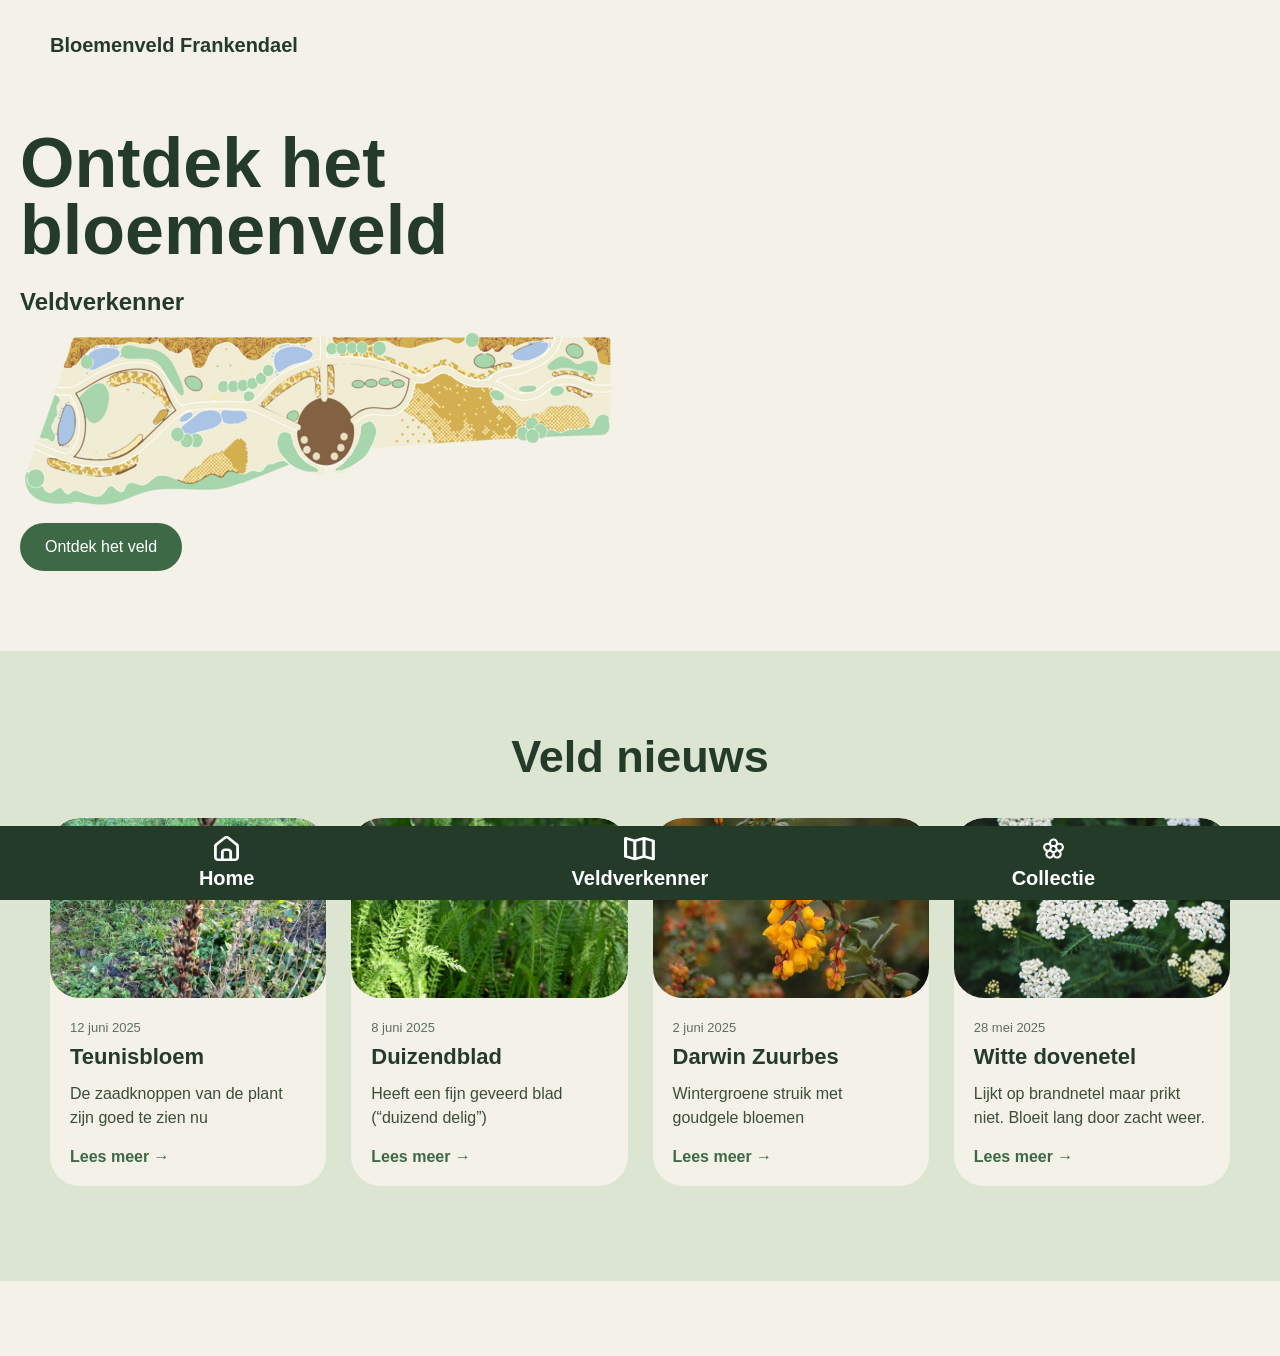
<file: index.html>
<!DOCTYPE html>
<html lang="nl">

<head>
    <meta charset="UTF-8">
    <meta name="viewport" content="width=device-width, initial-scale=1.0">
    <title>Bloemenveld Frankendael</title>
    <link rel="stylesheet" href="styles.css">
</head>

<body>

    <header>
        <a href="index.html" class="logo">
            Bloemenveld
            Frankendael
        </a>
    </header>

    <main>

        <section class="hero">
            <div class="hero-text">
                <h1>
                    Ontdek het
                    bloemenveld
                </h1>

                <!-- <p>
                    Ontdek de planten, bloemen en insecten
                    van het Bloemenveld in Park Frankendael.
                </p> -->
                <h2>Veldverkenner</h2>

                <img src="images/Plattegrond.png" alt="Bloemenveld">
                <a href="veldverkenner.html" class="button">Ontdek het veld</a>
            </div>

            <!-- <div class="hero-image">
                <div class="image-placeholder">
                    <img src="images/Plattegrond.png" alt="Bloemenveld">
                </div>
            </div> -->

        </section>

        <section class="news-section">
            <h2>Veld nieuws</h2>

            <div class="news-slider">

                <article class="news-card">
                    <img src="Bloemen/Teunisbloem.jpg" alt="Bloemen in het bloemenveld">
                    <div class="news-content">
                        <span class="news-date">12 juni 2025</span>
                        <h3>Teunisbloem</h3>
                        <p>De zaadknoppen van de plant zijn  goed te zien nu</p>
                        <a href="collectie.html">Lees meer →</a>
                    </div>
                </article>

                <article class="news-card">
                    <img src="Bloemen/Duizenblad.png" alt="Insecten in het bloemenveld">
                    <div class="news-content">
                        <span class="news-date">8 juni 2025</span>
                        <h3>Duizendblad</h3>
                        <p> Heeft een fijn geveerd blad (“duizend delig”)</p>
                        <a href="collectie.html">Lees meer →</a>
                    </div>
                </article>

                <article class="news-card">
                    <img src="Bloemen/Darwin Zuurbes.png" alt="Onderhoud aan het bloemenveld">
                    <div class="news-content">
                        <span class="news-date">2 juni 2025</span>
                        <h3>Darwin Zuurbes</h3>
                        <p>Wintergroene struik met goudgele bloemen</p>
                        <a href="collectie.html">Lees meer →</a>
                    </div>
                </article>

                <article class="news-card">
                    <img src="Bloemen/Witte dovenetel.png" alt="Ontdek het bloemenveld">
                    <div class="news-content">
                        <span class="news-date">28 mei 2025</span>
                        <h3>Witte dovenetel</h3>
                        <p> Lijkt op brandnetel maar prikt niet. Bloeit lang door zacht weer.</p>
                        <a href="collectie.html">Lees meer →</a>
                    </div>
                </article>

            </div>
        </section>

        <!-- <section class="intro">

            <h2>
                Kijk rond en ontdek<br>
                wat er groeit en bloeit
            </h2>

            <p>
                Het Bloemenveld Frankendael is een plek waar
                natuur en buurt samenkomen. Bekijk welke planten
                er te vinden zijn en ontdek het park op een andere manier.
            </p>
        </section> -->

    </main>

    <footer class="main-footer">
        <ul>
            <li>
                <a href="index.html" class="active">
                    <img src="images/Home.svg" alt="Logo" class="icon">
                    <span>Home</span>
                </a>
            </li>

            <li>
                <a href="veldverkenner.html">
                    <img src="images/Veldverkenner.svg" alt="Logo" class="icon">
                    <span>Veldverkenner</span>
                </a>
            </li>

            <li>
                <a href="collectie.html">
                    <img src="images/Collectie.svg" alt="Logo" class="icon">
                    <span>Collectie</span>
                </a>
            </li>
        </ul>
    </footer>

</body>

</html>
</file>
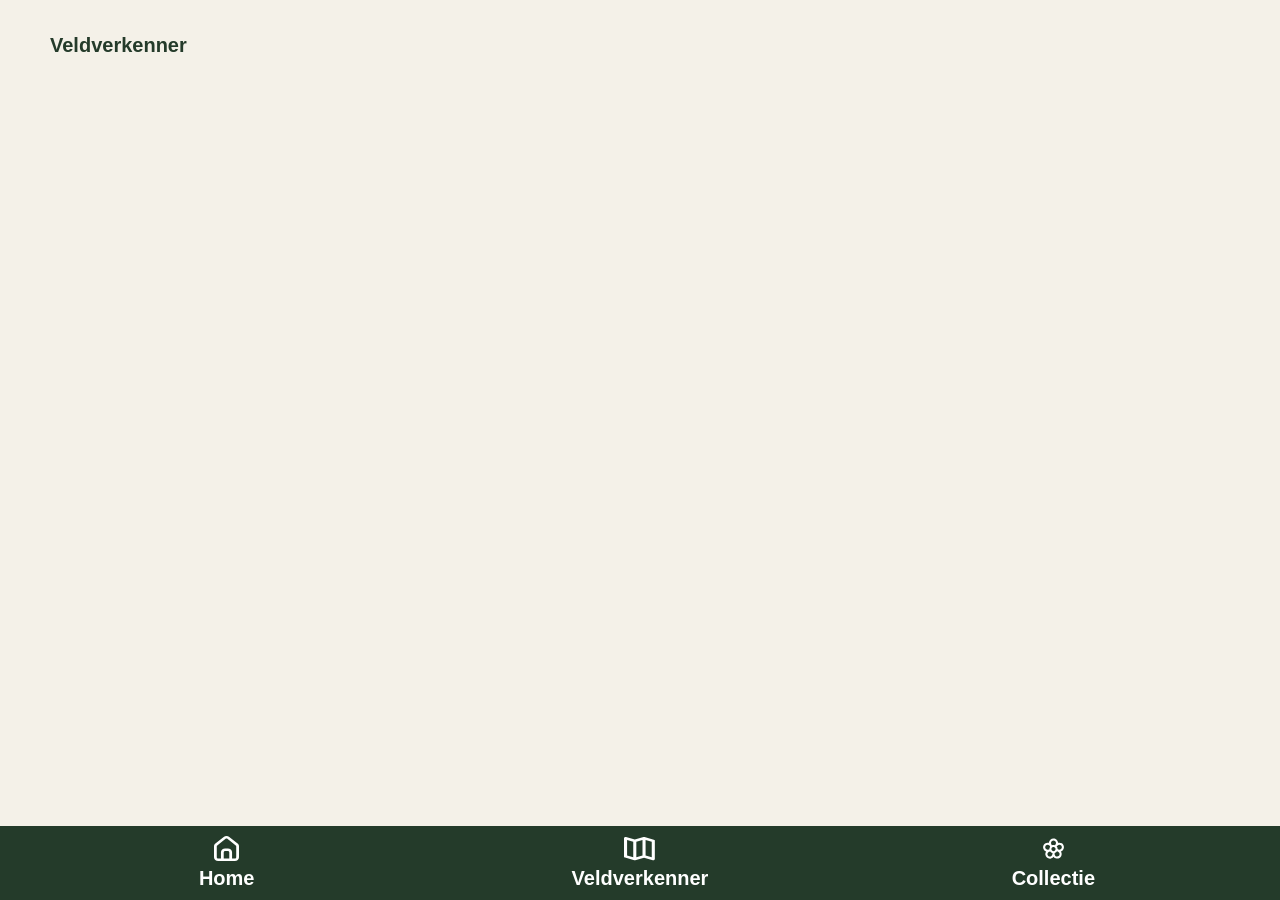
<file: veldverkenner.html>
<!DOCTYPE html>
<html lang="nl">

<head>
    <meta charset="UTF-8">
    <meta name="viewport" content="width=device-width, initial-scale=1.0">
    <title>Veldverkenner</title>
    <link rel="stylesheet" href="styles.css">
</head>

<body>

    <header>
        <a href="index.html" class="logo">
            Veldverkenner
        </a>
    </header>

    <main>

        <section class="kaart-sectie">
            <div class="kaart-header">
                <!-- <h1>Vind ons in Park Frankendael</h1>
                <p>Bekijk de locatie op de kaart en ontdek waar je ons kunt vinden.</p> -->
            </div>

            <div class="kaart-container">
                <iframe title="OpenStreetMap - Park Frankendael"
                    src="https://www.openstreetmap.org/export/embed.html?bbox=4.9298%2C52.3505%2C4.9330%2C52.3527&layer=mapnik&marker=52.351615%2C52.931402"
                    loading="lazy" allowfullscreen>
                </iframe>
            </div>
        </section>

    </main>

    <footer class="main-footer">
        <ul>
            <li>
                <a href="index.html" class="active">
                    <img src="images/Home.svg" alt="Logo" class="icon">
                    <span>Home</span>
                </a>
            </li>

            <li>
                <a href="veldverkenner.html">
                    <img src="images/Veldverkenner.svg" alt="Logo" class="icon">
                    <span>Veldverkenner</span>
                </a>
            </li>

            <li>
                <a href="collectie.html">
                    <img src="images/Collectie.svg" alt="Logo" class="icon">
                    <span>Collectie</span>
                </a>
            </li>
        </ul>
    </footer>

</body>

</html>
</file>
<file: styles.css>
* {
    box-sizing: border-box;
    margin: 0;
    padding: 0;
}

html,
body {
    width: 100%;
    min-height: 100%;
}

body {
    font-family: Arial, sans-serif;
    background: #f4f1e8;
    color: #243b2a;
}

/* HEADER */
header {
    position: fixed;
    top: 0;
    left: 0;
    width: 100%;
    height: 90px;
    display: flex;
    justify-content: space-between;
    align-items: center;
    padding: 20px 50px;
    background: #f4f1e8;
    z-index: 9999;
}

.logo {
    font-size: 20px;
    font-weight: bold;
    line-height: 1;
    color: #243b2a;
    text-decoration: none;
}

nav {
    display: flex;
    align-items: center;
    gap: 30px;
}

nav a {
    text-decoration: none;
    color: #243b2a;
    font-size: 16px;
}

/* MAIN */
main {
    padding-top: 90px;
    padding-bottom: 75px;
}

/* HERO / HOMEPAGE */
.hero {
    display: flex;
    min-height: 550px;
    padding: 40px 20px 80px;
    gap: 50px;
    align-items: center;
}

.hero-text {
    width: 50%;
}

h1 {
    font-size: 50px;
    line-height: 0.95;
    margin-bottom: 25px;
}

@media (min-width: 701px) {
    h1 {
        font-size: clamp(3.125rem, -0.8523rem + 9.0909vw, 4.375rem);
    }
}

.hero-text p {
    max-width: 450px;
    line-height: 1.6;
    margin-bottom: 30px;
}

.button {
    display: inline-block;
    background: #3d6947;
    color: white;
    padding: 15px 25px;
    text-decoration: none;
    border-radius: 30px;
}

.hero-image {
    width: 50%;
}

.image-placeholder {
    height: 450px;
    background: #b7c7a5;
    display: flex;
    justify-content: center;
    align-items: center;
    text-align: center;
    color: #3d4d3b;
}

/* INTRODUCTIE */
.intro {
    background: #dce5d2;
    padding: 80px 50px;
    text-align: center;
}

.intro h2 {
    font-size: 45px;
    line-height: 1;
    margin-bottom: 25px;
}

.intro p {
    max-width: 600px;
    margin: 0 auto;
    line-height: 1.6;
}

/* FOOTER */
.main-footer {
    position: fixed;
    bottom: 0;
    left: 0;
    width: 100%;
    background: #243b2a;
    color: white;
    padding: 10px 20px;
    z-index: 9999;
}

.main-footer ul {
    display: flex;
    justify-content: space-around;
    align-items: center;
    list-style: none;
    margin: 0;
    padding: 0;
}

.main-footer li {
    flex: 1;
    text-align: center;
}

.main-footer a {
    display: flex;
    flex-direction: column;
    align-items: center;
    gap: 6px;
    color: white;
    text-decoration: none;
    font-size: 20px;
    font-weight: bold;
}

.main-footer a:hover {
    color: #243b2a;
}

.main-footer .icon {
    font-size: 30px;
    line-height: 1;
    color: #fff;
    filter: brightness(0) invert(1);
}

/* NIEUWSSECTIE */
.news-section {
    background: #dce5d2;
    padding: 80px 50px;
}

.news-section h2 {
    font-size: 45px;
    color: #243b2a;
    margin-bottom: 35px;
    text-align: center;
}

.news-slider {
    display: flex;
    gap: 25px;
    max-width: 1200px;
    margin: 0 auto;
    overflow-x: auto;
    scroll-snap-type: x mandatory;
    padding-bottom: 15px;
}

.news-card {
    background: #f4f1e8;
    border-radius: 30px;
    overflow: hidden;
    min-width: 270px;
    flex: 1;
    scroll-snap-align: start;
}

.news-card img {
    width: 100%;
    height: 180px;
    object-fit: cover;
    display: block;
    border-radius: 30px;
}

.news-content {
    padding: 20px;
}

.news-date {
    font-size: 13px;
    color: #5d705f;
}

.news-content h3 {
    color: #243b2a;
    font-size: 22px;
    margin: 8px 0 12px;
}

.news-content p {
    color: #3d4d3b;
    line-height: 1.5;
    margin-bottom: 18px;
}

.news-content a {
    color: #3d6947;
    font-weight: bold;
    text-decoration: none;
}

.news-content a:hover {
    text-decoration: underline;
}

/* COLLECTIEPAGINA */
.collectie {
    padding: 140px 50px 50px;
    background: #f4f1e8;
}

.collectie-header {
    max-width: 700px;
    margin: 0 auto 60px;
    text-align: center;
}

.collectie-header h1 {
    font-size: 50px;
    color: #243b2a;
    margin-bottom: 20px;
}

.collectie-header p {
    line-height: 1.6;
    color: #3d4d3b;
}

/* COLLECTIEKAARTEN: TWEE KOLOMMEN */
.bloemen-lijst {
    display: grid;
    grid-template-columns: repeat(2, minmax(0, 1fr));
    gap: 25px;
    max-width: 1200px;
    margin: 0 auto;
}

/* INDIVIDUELE BLOEMKAART */
.bloem-item {
    display: flex;
    flex-direction: column;
    min-width: 0;
    min-height: 0;
    margin-bottom: 0;
    background: #dce5d2;
    border-radius: 15px;
    overflow: hidden;
}

/* AFBEELDING VAN DE BLOEM */
.bloem-item img {
    display: block;
    width: 100%;
    height: 250px;
    object-fit: cover;
}

/* TEKST IN DE BLOEMKAART */
.bloem-info {
    padding: 25px;
}

.bloem-type {
    font-size: 13px;
    color: #5d705f;
    text-transform: uppercase;
    font-weight: bold;
}

.bloem-info h2 {
    font-size: 32px;
    color: #243b2a;
    margin: 8px 0 15px;
    overflow-wrap: anywhere;
}

.bloem-info p {
    line-height: 1.6;
    color: #3d4d3b;
    margin-bottom: 20px;
}

.bloem-info p:last-child {
    margin-bottom: 0;
}

.bloem-info a {
    color: #3d6947;
    font-weight: bold;
    text-decoration: none;
}

.bloem-info a:hover {
    text-decoration: underline;
}

/* OPENSTREETMAP */
.kaart-sectie {
    padding: 120px 50px 50px;
    background: #f4f1e8;
}

.kaart-header {
    max-width: 700px;
    margin: 0 auto 30px;
    text-align: center;
}

.kaart-header h1 {
    color: #243b2a;
    margin-bottom: 20px;
}

.kaart-header p {
    color: #3d4d3b;
    line-height: 1.6;
}

.kaart-container {
    width: 100%;
    max-width: 1200px;
    margin: 0 auto;
    border-radius: 15px;
    overflow: hidden;
}

.kaart-container iframe {
    display: block;
    width: 100%;
    height: 500px;
    border: 0;
}

.kaart-link {
    display: block;
    width: fit-content;
    margin: 20px auto 0;
    color: #3d6947;
    font-weight: bold;
    text-align: center;
    text-decoration: none;
}

.kaart-link:hover {
    text-decoration: underline;
}

/* OPENSTREETMAP: VULT DE BESCHIKBARE PAGINARUIMTE */
main:has(.kaart-sectie) {
    padding: 90px 0 75px;
}

main:has(.kaart-sectie) .kaart-sectie {
    display: flex;
    flex-direction: column;
    width: 100%;
    height: calc(100vh - 165px);
    min-height: 300px;
    padding: 0;
}

main:has(.kaart-sectie) .kaart-header {
    display: none;
}

main:has(.kaart-sectie) .kaart-container {
    flex: 1;
    width: 100%;
    max-width: none;
    min-height: 0;
    margin: 0;
    border-radius: 0;
    overflow: hidden;
}

main:has(.kaart-sectie) .kaart-container iframe {
    display: block;
    width: 100%;
    height: 100%;
    min-height: 0;
    border: 0;
}

main:has(.kaart-sectie) .kaart-link {
    flex: 0 0 auto;
    margin: 8px auto 0;
}

/* MOBIELE WEERGAVE */
@media (max-width: 700px) {
    /* Header */
    header {
        height: 75px;
        padding: 20px;
    }

    nav {
        display: none;
    }

    /* Pagina-indeling */
    main {
        padding-top: 75px;
        padding-bottom: 90px;
    }

    /* Hero */
    .hero {
        flex-direction: column;
        padding: 30px 20px 60px;
    }

    .hero-text,
    .hero-image {
        width: 100%;
        order: 2;
    }

    .hero-text img {
        width: 100%;
        max-width: 450px;
        height: 250px;
        object-fit: cover;
        object-position: center;
        display: block;
        margin-bottom: 30px;
    }

    .image-placeholder {
        height: 300px;
    }

    /* Introductie */
    .intro {
        padding: 60px 20px;
    }

    .intro h2 {
        font-size: 35px;
    }

    /* Nieuws */
    .news-section {
        padding: 60px 20px;
    }

    .news-section h2 {
        font-size: 35px;
    }

    .news-card {
        min-width: 85%;
    }

    /* Footer */
    .main-footer {
        padding: 20px 10px;
    }

    .main-footer a {
        font-size: 16px;
    }

    .main-footer .icon {
        font-size: 26px;
    }

    /* Collectiepagina */
    .collectie {
        padding: 100px 12px 60px;
    }

    .collectie-header {
        margin: 0 auto 35px;
        padding: 0 8px;
    }

    .collectie-header h1 {
        font-size: 40px;
    }

    /* Twee collectiekaarten naast elkaar op mobiel */
    .bloemen-lijst {
        grid-template-columns: repeat(2, minmax(0, 1fr));
        gap: 12px;
    }

    .bloem-item {
        border-radius: 12px;
    }

    .bloem-item img {
        height: 140px;
    }

    .bloem-info {
        padding: 12px;
    }

    .bloem-info h2 {
        font-size: 19px;
        margin: 8px 0 10px;
    }

    .bloem-info p {
        font-size: 13px;
        line-height: 1.45;
        margin-bottom: 12px;
    }

    .bloem-type {
        font-size: 10px;
    }

    /* OpenStreetMap op mobiel */
    main:has(.kaart-sectie) {
        padding: 75px 0 90px;
    }

    main:has(.kaart-sectie) .kaart-sectie {
        height: calc(100vh - 165px);
        height: calc(100dvh - 165px);
        min-height: 250px;
    }
}
</file>
